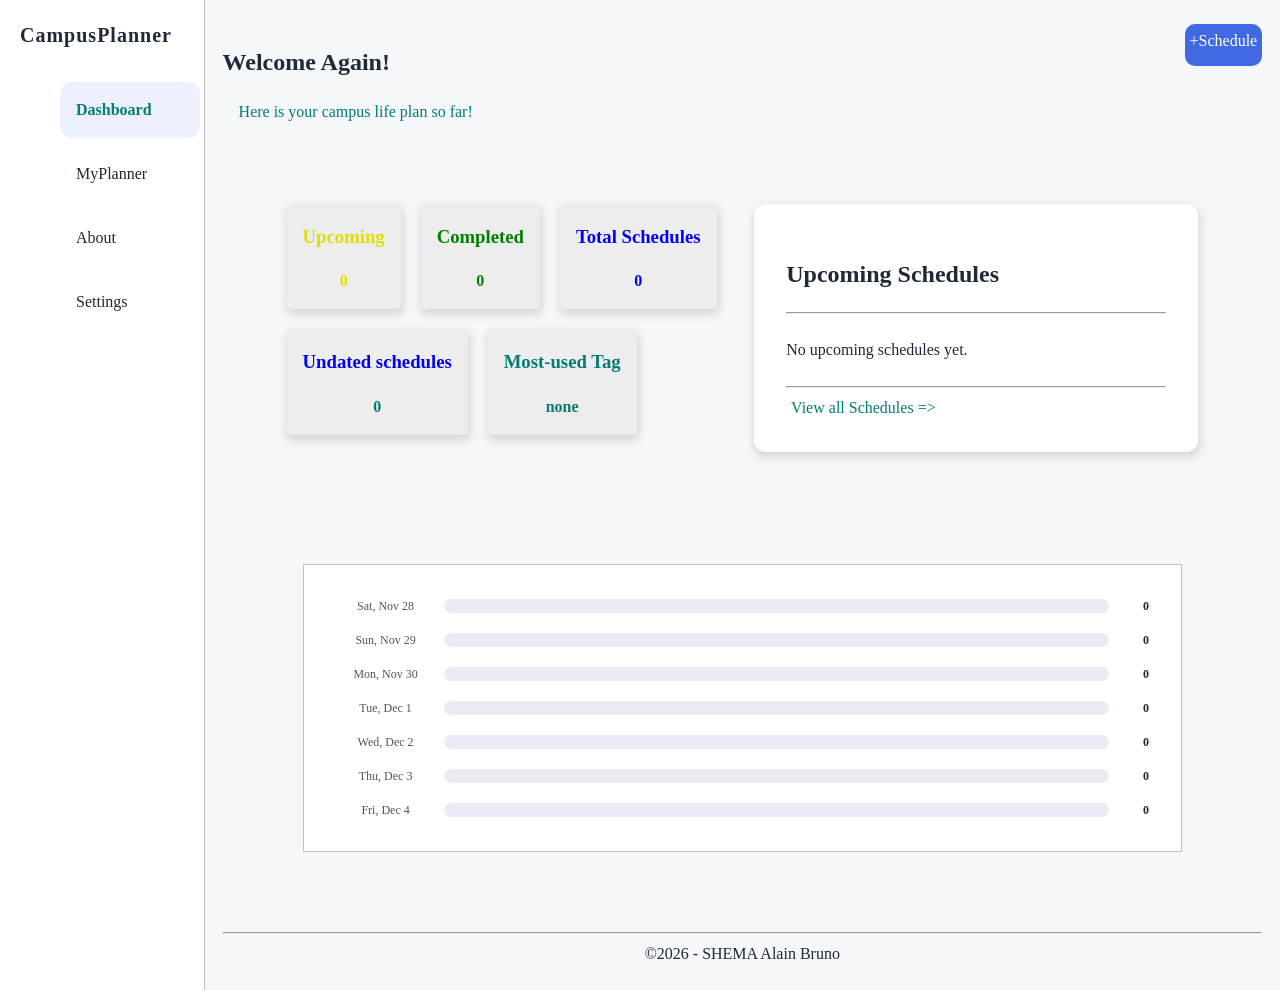
<file: index.html>
<!doctype html>
<html lang="en">
  <head>
    <meta charset="UTF-8" />
    <meta name="viewport" content="width=device-width, initial-scale=1.0" />
    <title>campusPlanner - Plan your Campus Life</title>
    <link rel="stylesheet" href="styles/styles.css" />
  </head>
  <body>
    <a href="#main" class="skip-link"> Skip to the main content </a>
    <header class="sidebar">
      <nav class="navbar">
        <p class="logo">
          CampusPlanner
          <button type="button" class="menu-button" id = "menu-button" aria-controls="main-menu" aria-expanded="false">Menu</button>
        </p>
        <ul class="menu dnone" id="main-menu">
          <li><a href="#" class="active nav-link">Dashboard</a></li>
          <li>
            <a href="assets/myPlanner.html" class="nav-link">MyPlanner</a>
          </li>
          <li><a href="assets/about.html" class="nav-link">About</a></li>
          <li><a href="assets/settings.html" class="nav-link">Settings</a></li>
        </ul>
      </nav>
    </header>
    <main id="main" tabindex="-1">
      <section>
        <div class="hero">
          <div class="welcome">
            
            <h1>Welcome Again!</h1>
            <p>Here is your campus life plan so far!</p>
          </div>
          <a href="assets/addRecord.html" class="schedule-link">+Schedule</a>
        </div>
        <div class="card-section">
          <div class="hero-cards">
            <div class="card">
              <h3 style="color: rgb(223, 223, 3)">Upcoming</h3>
              <p id = "upcoming-count" style="color: rgb(223, 223, 3)">0</p>
            </div>
            <div class="card">
              <h3 style="color: green">Completed</h3>
              <p id = "completed-count" style="color: green">0</p>
            </div>
            <div class="card">
              <h3 style="color: blue">Total Schedules</h3>
              <p id = "total-count" style="color: blue">0</p>
            </div>
            <div class="card">
              <h3 style="color: blue">Undated schedules</h3>
              <p id = "undated-count">0</p>
            </div>
            <div class="card">
              <h3>Most-used Tag</h3>
              <p id = "most-used-tag"></p>
            </div>
          </div>
          <div class="upcoming">
            <div class="title">
              <h2>Upcoming Schedules</h2>
            </div>
            <hr />
            <div class="activity">
              <div id="dashboard-upcoming" aria-live="polite">

                <p>No upcoming schedules yet.</p>
              </div>
              
            </div>
            <hr />
            <a href="assets/myPlanner.html" class="view button-link">View all Schedules =></a>
          </div>
        </div>
        
        <div class="history-section" id="weekly-history">
          <h2>Last 7 days Schedule structure</h2>
          <p aria-live="polite">No plan yet</p>
        </div>
      </section>
      <hr />
      <footer>
        <center>©2026 - SHEMA Alain Bruno</center>
      </footer>
    </main>
    <script type="module" src="scripts/main.js"></script>
    <script type="module" src="scripts/ui.js"></script>
    <script type="module" src="scripts/colorTheme.js"></script>
    <script type="module" src="scripts/colorTheme.js"></script>
    
  </body>
</html>
</file>
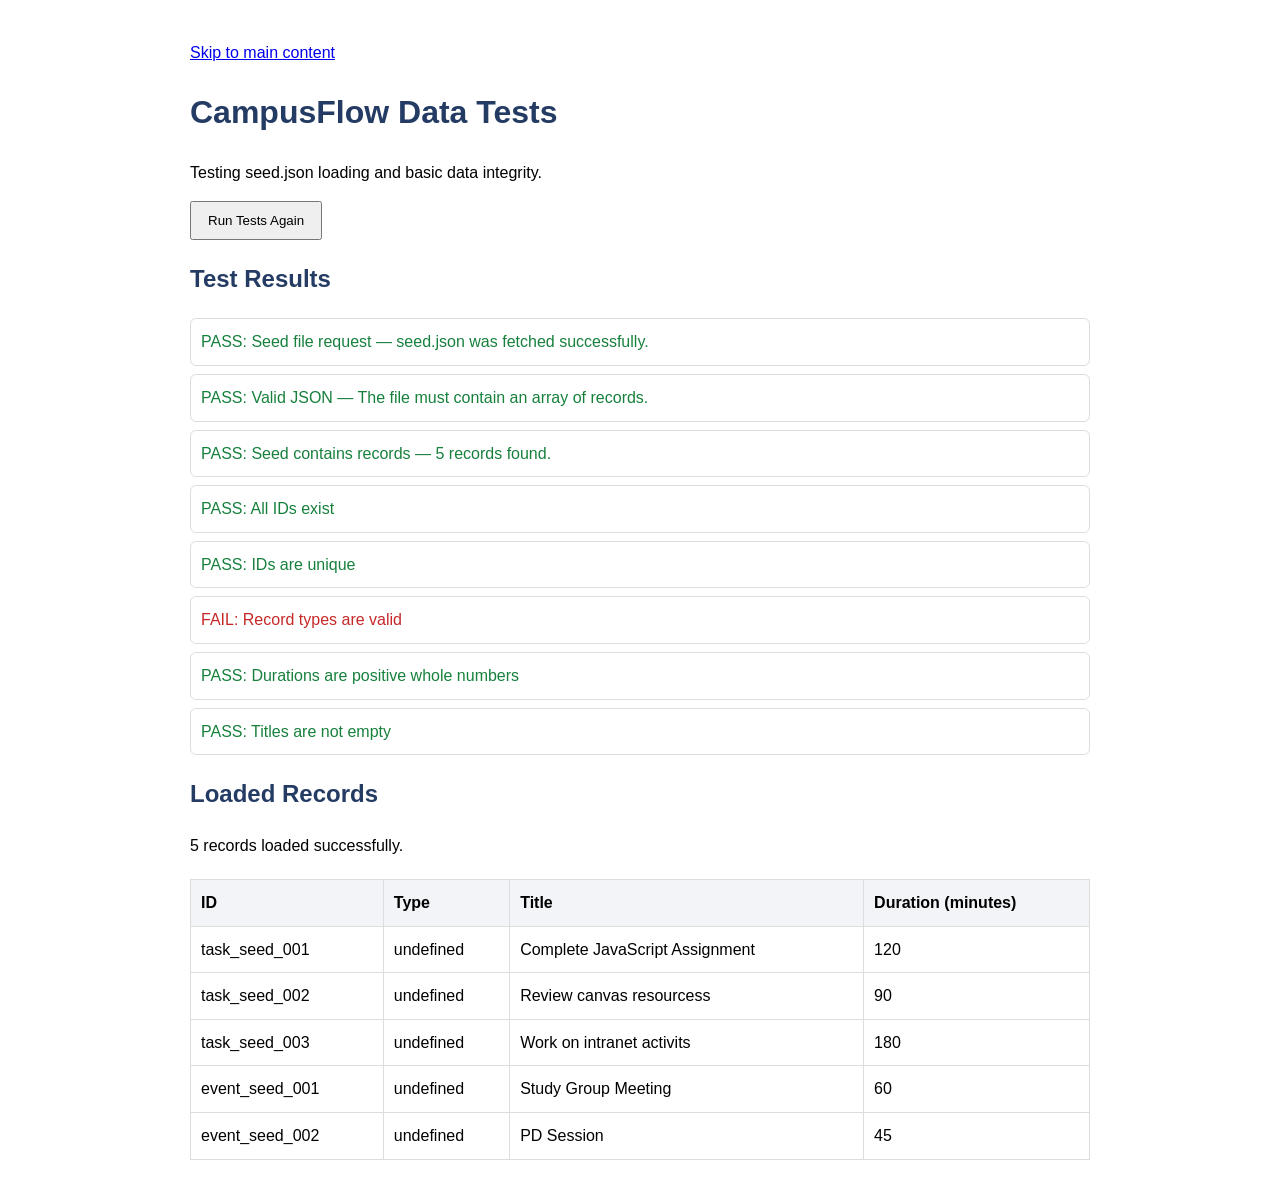
<file: tests.html>
<!DOCTYPE html>
<html lang="en">
<head>
  <meta charset="UTF-8">
  <meta name="viewport" content="width=device-width, initial-scale=1.0">
  <title>CampusFlow - Data Tests</title>
  <style>
    body {
      font-family: Arial, sans-serif;
      max-width: 900px;
      margin: 40px auto;
      padding: 0 20px;
      line-height: 1.6;
    }

    h1, h2 {
      color: #243b64;
    }

    .pass {
      color: #16803c;
    }

    .fail {
      color: #c62828;
    }

    .test {
      padding: 10px;
      margin: 8px 0;
      border: 1px solid #ddd;
      border-radius: 6px;
    }

    table {
      width: 100%;
      border-collapse: collapse;
      margin-top: 20px;
    }

    th, td {
      border: 1px solid #ddd;
      padding: 10px;
      text-align: left;
    }

    th {
      background: #f2f4f8;
    }

    button {
      padding: 10px 16px;
      cursor: pointer;
    }
  </style>
</head>
<body>
  <a href="#main">Skip to main content</a>

  <main id="main">
    <h1>CampusFlow Data Tests</h1>
    <p>Testing seed.json loading and basic data integrity.</p>

    <button id="run-tests" type="button">Run Tests Again</button>

    <h2>Test Results</h2>
    <div id="test-results" aria-live="polite">
      Tests have not run yet.
    </div>

    <h2>Loaded Records</h2>
    <p id="record-count">No records loaded yet.</p>

    <table>
      <thead>
        <tr>
          <th scope="col">ID</th>
          <th scope="col">Type</th>
          <th scope="col">Title</th>
          <th scope="col">Duration (minutes)</th>
        </tr>
      </thead>
      <tbody id="records"></tbody>
    </table>
  </main>

  <script type="module">
    const results = document.querySelector("#test-results");
    const recordCount = document.querySelector("#record-count");
    const recordsTable = document.querySelector("#records");
    const runButton = document.querySelector("#run-tests");

    function reportTest(name, passed, details = "") {
      const item = document.createElement("div");
      item.className = `test ${passed ? "pass" : "fail"}`;

      item.textContent =
        `${passed ? "PASS" : "FAIL"}: ${name}` +
        (details ? ` — ${details}` : "");

      results.append(item);
    }

    async function runTests() {
      results.replaceChildren();
      recordsTable.replaceChildren();
      recordCount.textContent = "Loading...";

      try {
        const response = await fetch("./seed.json");

        reportTest(
          "Seed file request",
          response.ok,
          response.ok
            ? "seed.json was fetched successfully."
            : `HTTP status ${response.status}`
        );

        if (!response.ok) {
          throw new Error(`Could not load seed.json: HTTP ${response.status}`);
        }

        const data = await response.json();

        reportTest(
          "Valid JSON",
          Array.isArray(data),
          "The file must contain an array of records."
        );

        if (!Array.isArray(data)) {
          throw new Error("Seed data must be a JSON array.");
        }

        reportTest(
          "Seed contains records",
          data.length > 0,
          `${data.length} records found.`
        );

        const ids = data.map((record) => record.id);

        reportTest(
          "All IDs exist",
          data.every(
            (record) =>
              typeof record.id === "string" &&
              record.id.trim().length > 0
          )
        );

        reportTest(
          "IDs are unique",
          new Set(ids).size === ids.length
        );

        reportTest(
          "Record types are valid",
          data.every(
            (record) =>
              record.type === "task" || record.type === "event"
          )
        );

        reportTest(
          "Durations are positive whole numbers",
          data.every(
            (record) =>
              Number.isInteger(record.duration) &&
              record.duration > 0
          )
        );

        reportTest(
          "Titles are not empty",
          data.every(
            (record) =>
              typeof record.title === "string" &&
              record.title.trim().length > 0
          )
        );

        for (const record of data) {
          const row = document.createElement("tr");

          for (const value of [
            record.id,
            record.type,
            record.title,
            record.duration
          ]) {
            const cell = document.createElement("td");
            cell.textContent = String(value);
            row.append(cell);
          }

          recordsTable.append(row);
        }

        recordCount.textContent =
          `${data.length} records loaded successfully.`;
      } catch (error) {
        recordCount.textContent = "Failed to load records.";

        reportTest(
          "Data loading",
          false,
          error.message
        );

        console.error("CampusFlow tests failed:", error);
      }
    }

    runButton.addEventListener("click", runTests);

    runTests();
  </script>
</body>
</html>
</file>
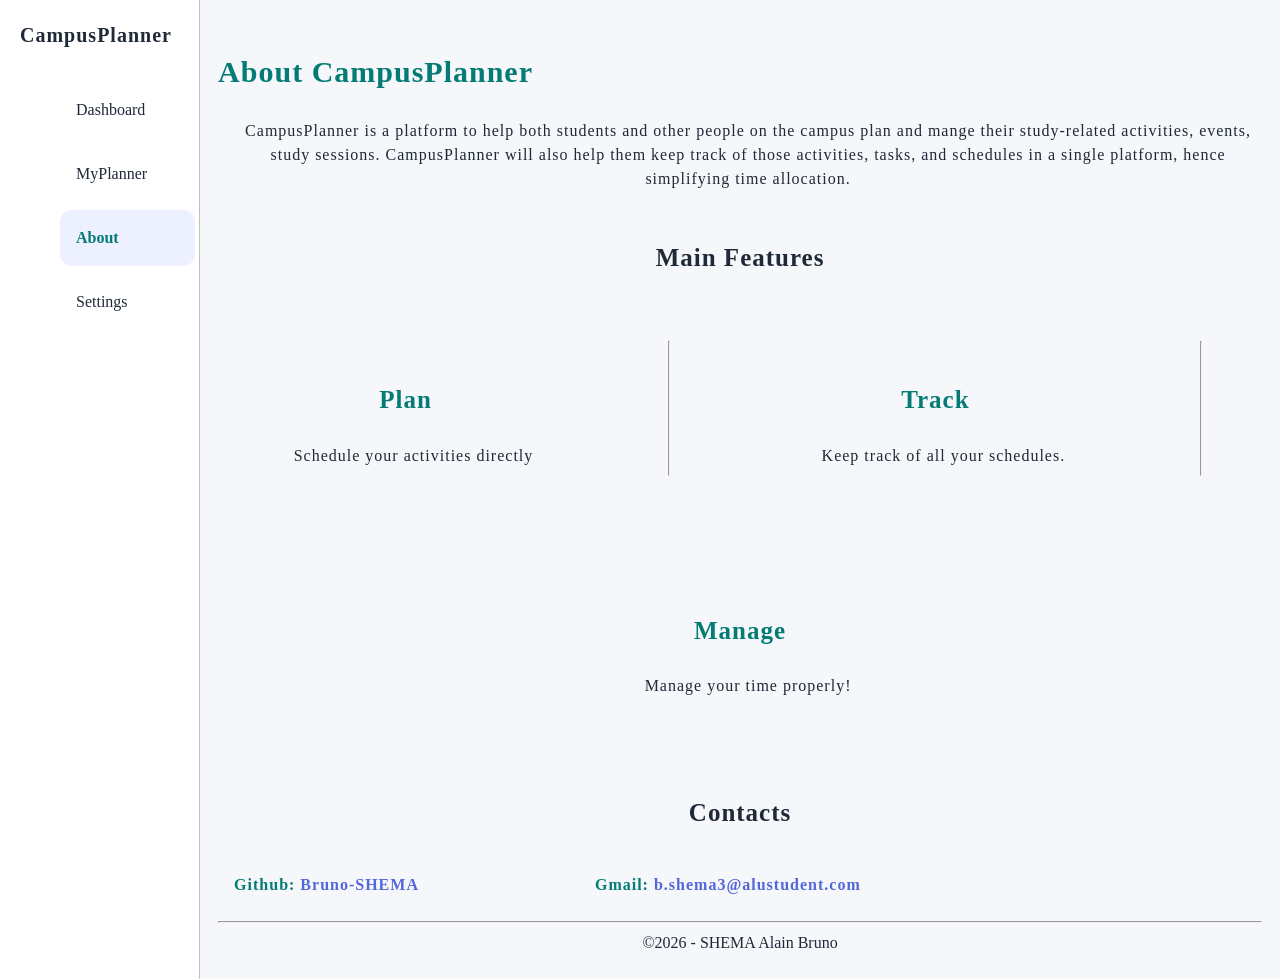
<file: assets/about.html>
<!doctype html>
<html lang="en">
  <head>
    <meta charset="UTF-8" />
    <meta name="viewport" content="width=device-width, initial-scale=1.0" />
    <title>About- Know about campusPlanner!</title>
    <link rel="stylesheet" href="../styles/styles.css" />
  </head>
  <body>
    <header class="sidebar">
      <nav class="navbar">
        <p class="logo">
          CampusPlanner
          <button type="button" class="menu-button" id="menu-button" aria-controls="main-menu" aria-expanded="false">Menu</button>
        </p>
        <ul class="menu" id="main-menu">
          <li><a href="../index.html" class="nav-link">Dashboard</a></li>
          <li><a href="myPlanner.html" class="nav-link">MyPlanner</a></li>
          <li><a href="#" class="active nav-link">About</a></li>
          <li><a href="settings.html" class="nav-link">Settings</a></li>
        </ul>
      </nav>
    </header>
    <main>
      <div class="about">
        <h2>About CampusPlanner</h2>
        <p>
          CampusPlanner is a platform to help both students and other people on
          the campus plan and mange their study-related activities, events,
          study sessions. CampusPlanner will also help them keep track of those
          activities, tasks, and schedules in a single platform, hence
          simplifying time allocation.
        </p>
        <h3>Main Features</h3>
        <div class="features">
          <div class="features-card">
            <h3>Plan</h3>
            <p>Schedule your activities directly</p>
          </div>
          <hr />
          <div class="features-card">
            <h3>Track</h3>
            <p>Keep track of all your schedules.</p>
          </div>
          <hr />
          <div class="features-card">
            <h3>Manage</h3>
            <p>Manage your time properly!</p>
          </div>
        </div>
        <h3>Contacts</h3>
        <div class="contacts">
          <p>
            Github:
            <a href="https://github.com/Bruno-SHEMA" target="_blank"
              >Bruno-SHEMA</a
            >
          </p>
          <p>
            Gmail:
            <a
              href="https://mail.google.com/mail/u/0/#inbox?compose=CllgCKCGmKbrWCZcrTjQmGxrZMgCqMfBpVBDfQWHdsktqMfhkVZPqBMQxkRJcDVxLmrWggqdCGq"
              target="_blank"
              >b.shema3@alustudent.com</a
            >
          </p>
        </div>
      </div>
      <hr />
      <footer>
        <center>©2026 - SHEMA Alain Bruno</center>
      </footer>
    </main>
  </body>
  <script type="module" src="../scripts/main.js"></script>
  <script type="module" src="../scripts/settings.js"></script>
  <script type = "module" src="../scripts/colorTheme.js"></script>

</html>
</file>
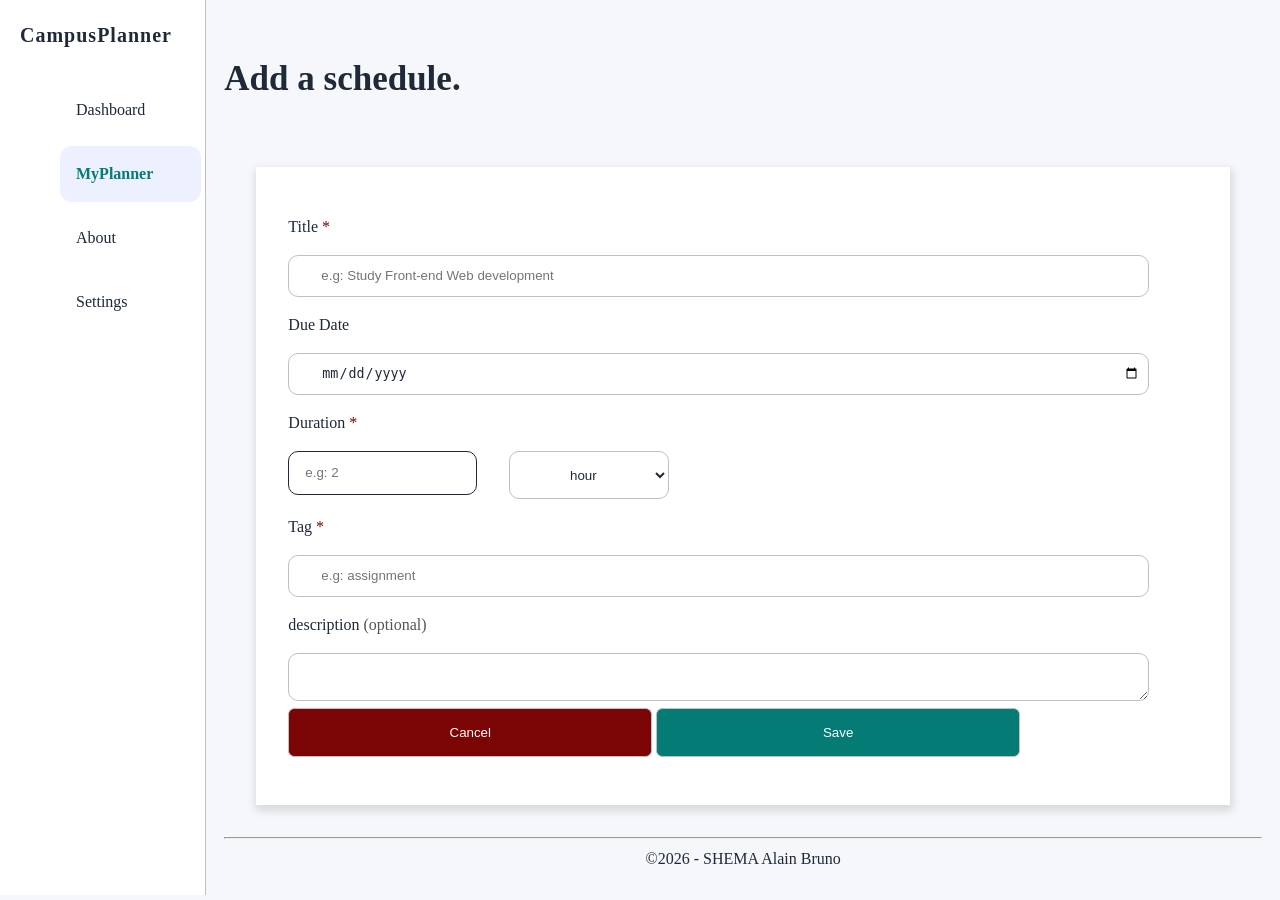
<file: assets/addRecord.html>
<!doctype html>
<html lang="en">
  <head>
    <meta charset="UTF-8" />
    <meta name="viewport" content="width=device-width, initial-scale=1.0" />
    <title>Add a new schedule!</title>
    <link rel="stylesheet" href="../styles/styles.css" />
  </head>
  <body>
    <a href="#main" class="skip-link">Skip to the main content</a>
    <header class="sidebar">
      <nav class="navbar">
        <p class="logo">
          CampusPlanner
          <button class="menu-button" type="button" id="menu-button" aria-controls="main-menu" aria-expanded="false">Menu</button>
        </p>
        <ul class="menu" id="main-menu">
          <li><a href="../index.html" class="nav-link">Dashboard</a></li>
          <li>
            <a href="myPlanner.html" class="active nav-link">MyPlanner</a>
          </li>
          <li><a href="about.html" class="nav-link">About</a></li>
          <li><a href="settings.html" class="nav-link">Settings</a></li>
        </ul>
      </nav>
    </header>
    <main>
      <div class="hero">
        <div class="welcome">
          <h2 id = "heading">Add a schedule.</h2>
        </div>
      </div>
      <div class="schedules" id="main" tabindex="-1">
        <form id="schedule">
          <label for="title" class="input">
            <p>Title <span>*</span></p>
            <input
              type="text"
              id="title"
              name="title"
              class="search"
              placeholder="e.g: Study Front-end Web development"
              required
          /></label>
          <label for="dueDate" class="input"
            ><p>Due Date</p>
            <input
              type="date"
              class="search"
              id="dueDate"
              name="dueDate"
              
          /></label>
          <label for="duration" class="input">
            <p>Duration <span>*</span></p>
            <div class="duration">
              <input
                type="number"
                id="duration"
                name="duration"
                min="0.01"
                step="any"
                class=""
                placeholder="e.g: 2"
                required
              />
              <select name="durationTime" id="durationTime">
                <option value="hours" selected>hour</option>
                <option value="minutes">Minutes</option>
              </select>
            </div>
          </label>

          <label for="tag" class="input">
            <p>Tag <span>*</span></p>
            
            <input
              type="text"
              id="tag"
              name="tag"
              placeholder="e.g: assignment"
              class="search"
              required
            />
          </label>
          <label for="description" class="input">
            <p>description <span class="optional">(optional)</span></p>
            <textarea
              id="description"
              name="description"
              class="search"
            ></textarea>
          </label>
          <div class="buttons">
            <button class="cancel"><a href="myPlanner.html">Cancel</a></button>
            <button class="save" type="submit">Save</button>
          </div>
        </form>
        <p id="sms" role="status" aria-live="polite"></p>
      </div>
      <hr />
      <footer>
        <center>©2026 - SHEMA Alain Bruno</center>
      </footer>

    </main>
    <script type="module" src="../scripts/main.js"></script>
    <script type="module" src="../scripts/addRecord.js"></script>
    <script type="module" src="../scripts/colorTheme.js"></script>
  </body>
</html>
</file>
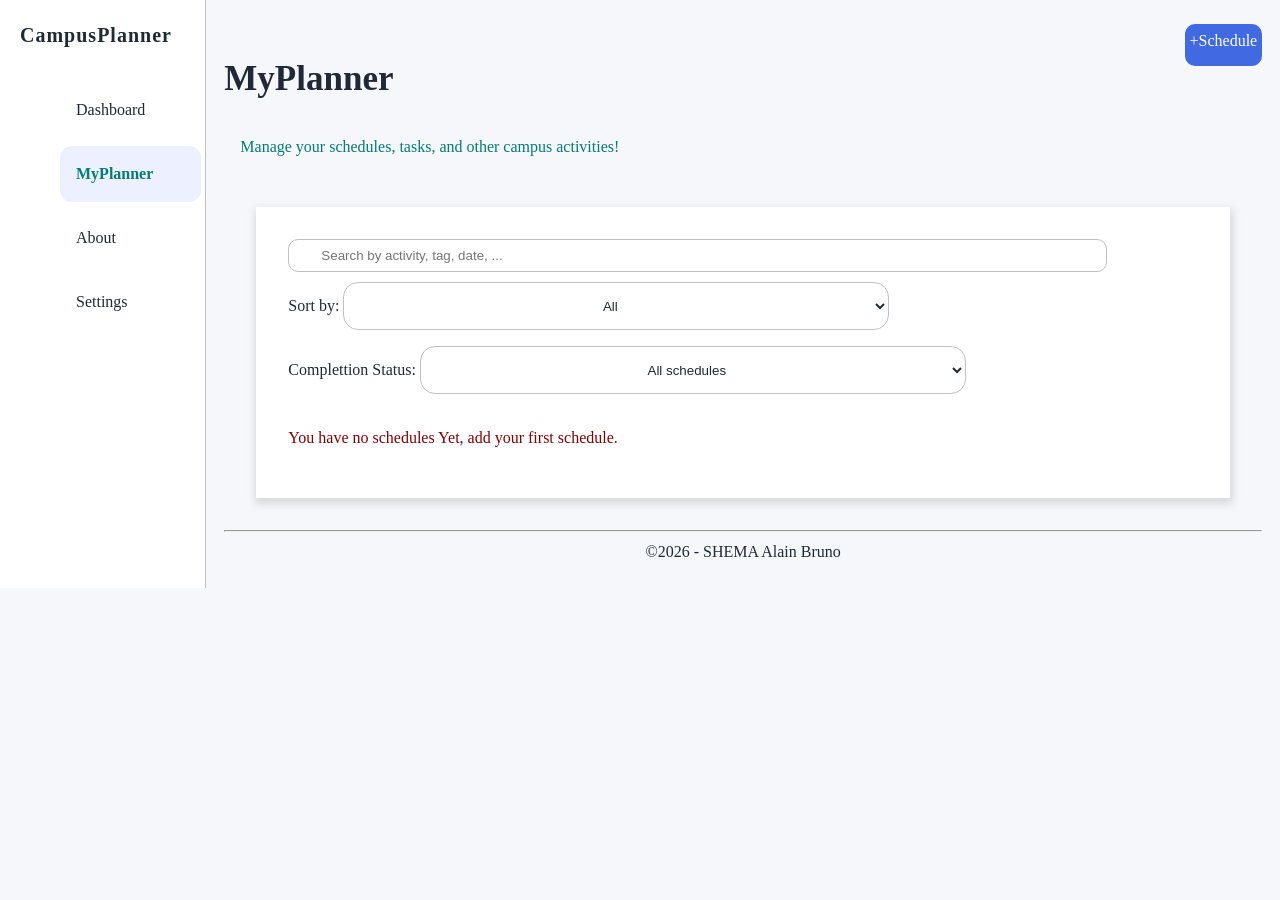
<file: assets/myPlanner.html>
<!doctype html>
<html lang="en">
  <head>
    <meta charset="UTF-8" />
    <meta name="viewport" content="width=device-width, initial-scale=1.0" />
    <link rel="stylesheet" href="../styles/styles.css" />
    <title>MyPlanner- schedule accordingly!</title>
  </head>
  <body>
    <header class="sidebar">
      <nav class="navbar">
        <p class="logo">
          CampusPlanner 
          <button class="menu-button" id="menu-button" type="button" aria-controls="main-menu" aria-expanded="false">Menu</button>
        </p>
        <ul class="menu" id="main-menu">
          <li><a href="../index.html" class="nav-link">Dashboard</a></li>
          <li><a href="#" class="active nav-link">MyPlanner</a></li>
          <li><a href="about.html" class="nav-link">About</a></li>
          <li><a href="settings.html" class="nav-link">Settings</a></li>
        </ul>
      </nav>
    </header>
    <main>
      <div class="hero">
        <div class="welcome">
          <h2>MyPlanner</h2>
          <p>Manage your schedules, tasks, and other campus activities!</p>
        </div>
        <a href="addRecord.html" class="schedule-link">+Schedule</a>
      </div>
      <div class="schedules">
        <input
          type="search"
          id="search"
          class="search"
          placeholder="Search by activity, tag, date, ..."
          arial-label="Search schedules"
        />
        <div class="sort">
          <label for="myPlanner-sort">Sort by: </label>
          <select class="sort-selector" name="" id="myPlanner_sort">
            <option value="all">All</option>
            <option value="title">A-Z</option>
            <option value="date">Due Date</option>
            <option value="duration">Duration</option>
          </select><br>
          <label for="completion_filter">Complettion Status: </label>
          <select class="sort-selector" name="" id="completion_filter">
            <option value="all">All schedules</option>
            <option value="pending">Not completed</option>
            <option value="completed">Completed</option>
          </select>
        </div>
        <div class="" id="myPlanner-card">
          <div class="upcoming" id="myPlanner">
            
            <!--<div class="activity">
              <input type="checkbox" name="" id="" />
              <div class="activity-description">
                <h3>Planned activity</h3>
                <p>Tag</p>
              </div>
              <p>Duration</p>
              <p>Due date</p>
              <div class="action">
                <button>Edit</button>
                <button>Delete</button>
              </div>
            </div>-->
          </div>
          <p id="myPlanner-sms" role="status" aria-live="polite"></p>
         </div>
      </div>
      <hr />
      <footer>
        <center>©2026 - SHEMA Alain Bruno</center>
      </footer>
    </main>
    <script type="module" src="../scripts/search.js"></script>
    <script type="module" src="../scripts/colorTheme.js"></script>
    <script type="module" src="../scripts/colorTheme.js"></script>
    <script type="module" src="../scripts/main.js"></script>


  </body>
</html>
</file>
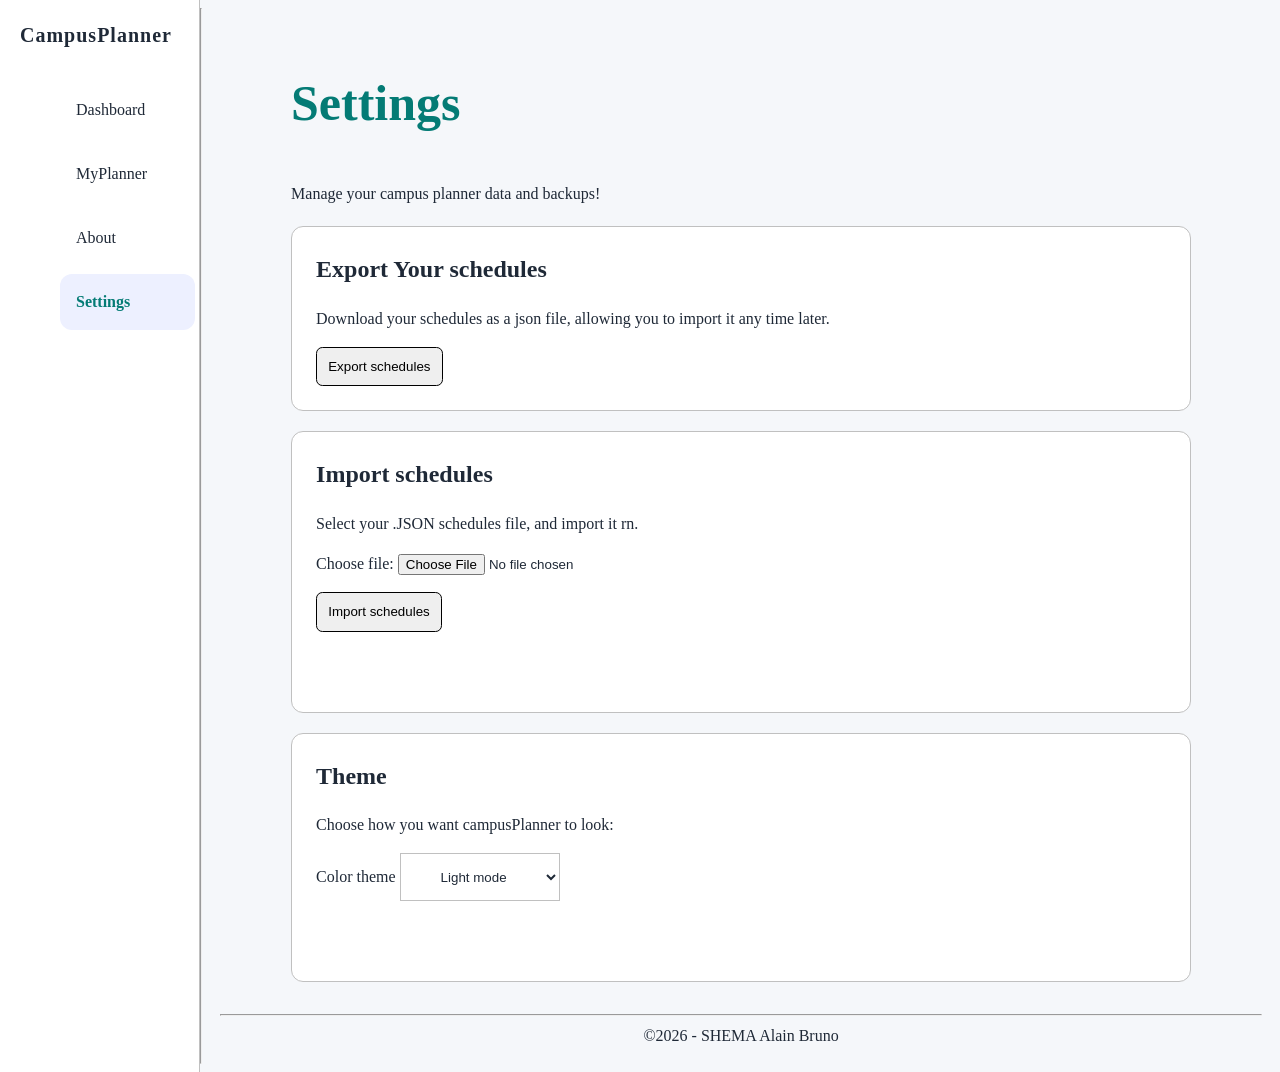
<file: assets/settings.html>
<!doctype html>
<html lang="en">
  <head>
    <meta charset="UTF-8" />
    <meta name="viewport" content="width=device-width, initial-scale=1.0" />
    <title>Settings - Manage your CampuPlanner!</title>
    <link rel="stylesheet" href="../styles/styles.css" />
  </head>
  <body>
    <a href="#main" class="skip-link">Skip to the Main Content</a>
    <header class="sidebar">
      <nav class="navbar">
        <p class="logo">
          CampusPlanner
          <button class="menu-button" type="button" id="menu-button" aria-controls="main-menu" aria-expanded="false">Menu</button>
        </p>
        <ul class="menu" id="main-menu">
          <li><a href="../index.html" class="nav-link">Dashboard</a></li>
          <li><a href="myPlanner.html" class="nav-link">MyPlanner</a></li>
          <li><a href="about.html" class="nav-link">About</a></li>
          <li><a href="#" class="active nav-link">Settings</a></li>
        </ul>
      </nav>
    </header>
    <hr />
    <main id="main" tab-index="-1">
      <section class="settings-section">
        <h1>Settings</h1>
        <p>Manage your campus planner data and backups!</p>
        <section class="settings-card" aria-labelledby="export-heading">
          <h2 id="export-heading">Export Your schedules</h2>
          <p>
            Download your schedules as a json file, allowing you to import it any time later.
          </p>
          <button type="button" id = "export-json">Export schedules</button>
        </section>
        <section class="settings-card" aria-labelledby="import-heading">
          <h2 id="import-heading">Import schedules</h2>
          <p>
            Select your .JSON schedules file, and import it rn.
          </p>
          <label for="import-file">Choose file: </label>
          <input type="file" id="import-file" accept=".json,application/json">
          <button type="button" id="import-json">Import schedules</button>
          <p id="settings-status" role="status" aria-live="polite"></p>
        </section>
        <section class="settings-card" aria-labelledby="theme-heading">
          <h2 id="theme-heading">Theme</h2>
          <p>Choose how you want campusPlanner to look: </p>
          <label for="theme-select">Color theme</label>
          <select name="theme" id="theme-select">
            <option value="light">Light mode</option>
            <option value="dark">Dark Mode</option>
          </select>
          <p id = "theme-status" role="status" aria-live="polite"></p>
        </section>
      </section>
      <hr />
      <footer>
        <center>©2026 - SHEMA Alain Bruno</center>
      </footer>
    </main>
    <script type="module" src="../scripts/settings.js"></script>
    <!--<script type="module" src="../scripts/main.js"></script>-->
    <script type="module" src="../scripts/colorTheme.js"></script>

  </body>
</html>
</file>
<file: styles/styles.css>
/*  */
:root{
  color-scheme: light;
  --page-bg: #f5f7fa;
  --surface: #ffffff;
  --surface-alt: #ededed;
  --text: #1f2937;
  --muted-text: #555555;
  --border-color: #c0c0c0;
  --accent: #047b75;
  --accent-soft:#edf0ff;
  --input-bg: #ffffff;
  --focus-color: #5267d9;
  --shadow-color: rgb(0 0 0 /12%);
}
:root[data-theme="dark"]{
  color-scheme: dark;
  --page-bg: #111827;
  --surface: #1f2937; 
  --surface-alt: #283449;
  --text: #f3f4f6; 
  --muted-text: #c1cad6;
   --border-color: #4b5563;
   --accent: #75ddd0;
  --accent-soft : #263b49; 
  --input-bg: #17212e;
   --focus-color: #a5b4fc;
  --shadow-color: rgb(0 0 0 /35%);

}


/*  */
body {
  margin: 0;
  line-height: 1.5;
}

a {
  color: inherit;
  text-decoration: none;
}
a:focus-visible {
  outline: 3px solid #5267d9;
  outline-offset: 3px;
}

.sidebar {
  max-width: 240px;
  padding-left: 20px;
  padding-right: 20px;
  background: #ffffff;
  border-right: 1px solid #e6eaf0;
}
.navbar {
  top: 0;
  position: sticky;
}
.active {
  background: #edf0ff;
  color: #047b75;
  font-weight: 600;
  width: 100%;
  border-radius: 12px;
}
.nav-link:hover {
  background: #edf0ff;
  width: 100%;
  border-radius: 12px;
  color: #047b75;
}
.menu {
  margin: 0;
  list-style: none;
  padding-right: 1rem;
}
.menu a {
  display: block;
  padding: 1rem;
  margin-top: 0.5rem;
}
button {
  border: 0.5px solid;
  border-radius: 0.4rem;
}
.logo {
  font-weight: 900;
  font-size: 20px;
  letter-spacing: 1px;
  margin-bottom: 2rem;
}
.menu-button {
  display: none;
  padding: 0.25rem;
  margin-left: auto;
}
main {
  padding: 24px 18px;
  min-width: 0;
}
.welcome h2 {
  font-weight: 900;
  font-size: 35px;
}
.welcome p {
  padding-left: 1rem;
  color: #047b75;
}
.hero button {
  padding: 6px;
  height: 40px;
  /* color: #ffffff; */
  background-color: #5267d9;
}
.card-section {
  display: grid;
  grid-template-columns: minmax(0, 1fr);
  gap: 24px;
  padding: 2rem;
  margin: 2rem;
}
.hero-cards {
  display: flex;
  flex-wrap: wrap;
  gap: 20px;
}
.card {
  /* border: 1px solid #c0c0c0; */
  border-radius: 5px;
  padding-left: 1rem;
  padding-right: 1rem;
  /* background: #edf0ff; */
  text-align: center;
}
.card:hover {
  box-shadow: 1px 4px 8px 2px #c0c0c0;
}
.card p {
  font-weight: 600;
}
.upcoming {
  box-shadow: 1px 4px 8px 2px #c0c0c0;
  padding: 2rem;
  border-radius: 12px;
} 
.activity-description h3 {
  color: #5267d9;
}
.activity-description p {
  color: #047b75;
}
.upcoming button {
  padding: 0.5rem;
  border: none;
  background: none;
  margin-left: auto;
  color: #047b75;
  cursor: pointer;
}
.history-section {
  border: 1px solid #c0c0c0;
  padding: 2rem;
  text-align: center;
  margin: 5rem;
}
@media (min-width: 760px) {
  body {
    display: flex;
  }
  .hero {
    display: flex;
  }
  main {
    width: 100%;
  }
  .hero button {
    margin-left: auto;
  }
  .card-section {
    grid-template-columns: repeat(2, minmax(0, 1fr));
    align-items: start;
  }
  .activity {
    display: flex;
  }
  .activity p {
    margin-left: auto;
  }
  .upcoming button {
    margin-left: auto;
  }
  #myPlanner-card {
    display: flex;
    width: 90%;
  }
}
@media (min-width: 920px) {
  .activity {
    gap: 4rem;
  }
}
@media (max-width: 919px) {
  .activity {
    gap: 1rem;
  }
}
@media (max-width: 760px) {
  .sidebar {
    max-width: none;
  }
  .dnone {
    display: none;
  }
  .menu-button {
    display: block;
  }
}
@media (max-width: 324px) {
  .upcoming {
    padding: 1rem;
    min-width: 90px;
  }
  .schedules {
    min-width: 90px;
  }
}
.history-chart{
  display: flex;
  flex-direction: column;
  gap: 16px;
  width: 100%;
}
.history-row{
  display: grid;
  grid-template-columns: 100px minmax(0, 1fr) 24px;
  gap:12px;
  align-items: center;
  width: 100%;
}
.history-day{
  font-size: 0.875rem;
  color: #555
}
.history-track{
  width: 100%;
  min-width: 0;
  height: 14px;
  overflow: hidden;
  background: #e9edf3;
  border-radius: 999px;
  text-align: left;
}


.history-bar{
  height: 100%;
  background: #4169e1;
  border-radius: 999px;
  transition: width 0.4s ease;
}
.history-count{
  font-size: 0.875rem;
  font-weight: 600;
  text-align: right;
}

@media (max-width: 9200px){
  .history-row{
    grid-template-columns: 100px minmax(0, 1fr) 32px;
    gap: 8px;
  }
  .history-day,
  .history-count{
    font-size: 0.75rem;
  }
}
@media (prefers-reduced-motion: reduce){
  .history-bar{
    transition: none;
  }
}

.schedules {
  box-shadow: 1px 2px 3px 4px #c0c0c0;
  margin: 2rem;
  padding: 2rem;
}
.search {
  align-items: center;
  width: 90%;
  padding: 0.5rem;
  border-radius: 10px;
  border: 1px solid #c0c0c0;
  padding-left: 2rem;
}
.sort {
  margin-top: 10px;

  gap: 34px;
}
.sort button,
select {
  text-align: center;
  height: 3rem;
  width: 10rem;
  padding: 15px;
}

#myPlanner {
  margin: 1rem;
  width: 100%;
  text-align: left;
}
.action {
  padding-top: 1rem;
}

.about {
  text-align: center;
  letter-spacing: 1px;
}
.about h2 {
  text-align: left;
  font-size: 30px;
  color: #047b75;
}
.about p {
  padding-left: 1rem;
}
.features {
  display: flex;
  flex-wrap: wrap;
  gap: 5rem;
  padding: 2rem;
}
.features-card {
  border: 0;
  background: none;
  text-align: center;
  margin-left: auto;
  margin-right: auto;
}
.about h3 {
  font-size: 25px;
  margin-top: 3rem;
}
.features-card h3 {
  color: #047b75;
}
.contacts {
  display: flex;
  flex-wrap: wrap;
  gap: 10rem;
}
.contacts p {
  font-weight: 600;
  color: #047b75;
}
.contacts p a {
  color: #5267d9;
}

form input {
  height: 1.5rem;
}
form span {
  color: #7b0404;
}
.optional {
  color: #707070;
}
.duration {
  display: flex;
  flex-wrap: wrap;
  gap: 2rem;
}
:focus-visible {
  outline: 2px solid #01302d;
}

.duration input {
  height: 2.5rem;
  border-radius: 10px;
  border: 1px solid;
  padding-left: 1rem;
}
.duration select {
  border: 1px solid #c0c0c0;
  border-radius: 10px;
}

.buttons button {
  gap: 5rem;
  border: 1px solid #c0c0c0;
  padding: 1rem;
  width: 40%;
}
.cancel {
  color: #ffffff;
  background-color: #7b0404;
}

.save {
  color: #fff;
  background-color: #047b75;
}

.skip-link {
  position: absolute;
  top: 0;
  left: 0;
  z-index: 100000;
  padding: 0.75rem 1rem;
  background-color: #fff;
  color: #047b75;
  border: 2px solid #047b75;
  border-radius: 0.25rem;
  transform: translateY(-150%);
}
/*  */
.skip-link:focus-visible{
  transform: translateY(0);
  outline: 2px solid #013026;
}
#main:focus {
  outline: 2px solid #047b75;
  outline-offset: 3px;
}
.sort label {
  padding-top: 0.75rem;
}

.sort-selector {
  margin-bottom: 1rem;
  width: 60%;
  border-radius: 15px;
}

.completed {
  opacity: 0.65;
}
.tag-color {
  color: #707070;
}
/* linkcss */
.button-link{
  padding: 0.3rem;
  border-radius: 10px;
}
.schedule-link {
  margin-left: auto;
  background-color: #4169e1;
  color: white;
  height: 2rem;
  padding: 0.3rem;
  border-radius: 10px;
}
.view{
  color: #047b75;
  margin-left: auto;
}

.dn{
  display: none;
}

#myPlanner-sms{
  color: #7b0404;
}

ul{
  list-style: none;
}

.settings-section{
  width: min(100% - 32px, 900px);
  margin: 32px auto;
}
.settings-section h1{
  color: #047b75;
  font-size: 50px;
}
.settings-card{
  padding: 24px;
  margin: 20px 0;
  border: 1px solid #5c6575;
  border-radius: 12px;
  background: #fff;
}
.settings-card h2{
  margin-top: 0;
}
.settings-card button{
  display: block;
  margin-top: 16px;
}

#settings-status {
  min-height: 1.5rem;
}
@media (max-width: 480px){
  .settings-card{
    padding: 16px;
  }
  .settings-card input[type="file"]{
    display: block;
    width: 100%;
    margin-top: 8px;
  }
}

.settings-section button{
  padding: 0.7rem;
}
#export-Heading{
  color: #4169e1;
}
.display{
  display: block;
}

/*  */
.static-upcoming{
  color: #595900;
}
.static-completed{
  color: #176534;
}
.static-total{
  color: #2446a8;
}

/*  */
body {
  background-color: var(--page-bg);
  color: var(--text)
}
.sidebar,
.settings-card,
.upcoming,
.schedules,
.history-section{
  background-color: var(--surface);
  color: var(--text);
  border-color: var(--border-color);
}
.nav-link:hover,
.card {
  background-color: var(--surface-alt);
  color: var(--accent);
}
.welcome p,
.activity-description p,
.activity-description h3,
.about h2,
.features-card h3,
.contacts p {
  color: var(--accent);
}
.settings-section h1{
  color: var(--accent);
}
.setting-card {
  border-color: var(--border-color);
}
input, textarea, select {
  background-color: var(--input-bg);
  color: var(--text);
  border-color: var(--border-color);

}
.optional, .history-day, .tag-color{
  color: var(--muted-text);
}
.upcoming, .card, .schedules {
  box-shadow: 1px 4px 8px 2px var(--shadow-color);

}
a:focus-visible, 
:focus-visible{
  outline-color: var(--focus-color);

}
#main:focus {
  outline-color: var(--focus-color);

}
#theme-status {
  min-height: 1.5rem;
}
</file>
